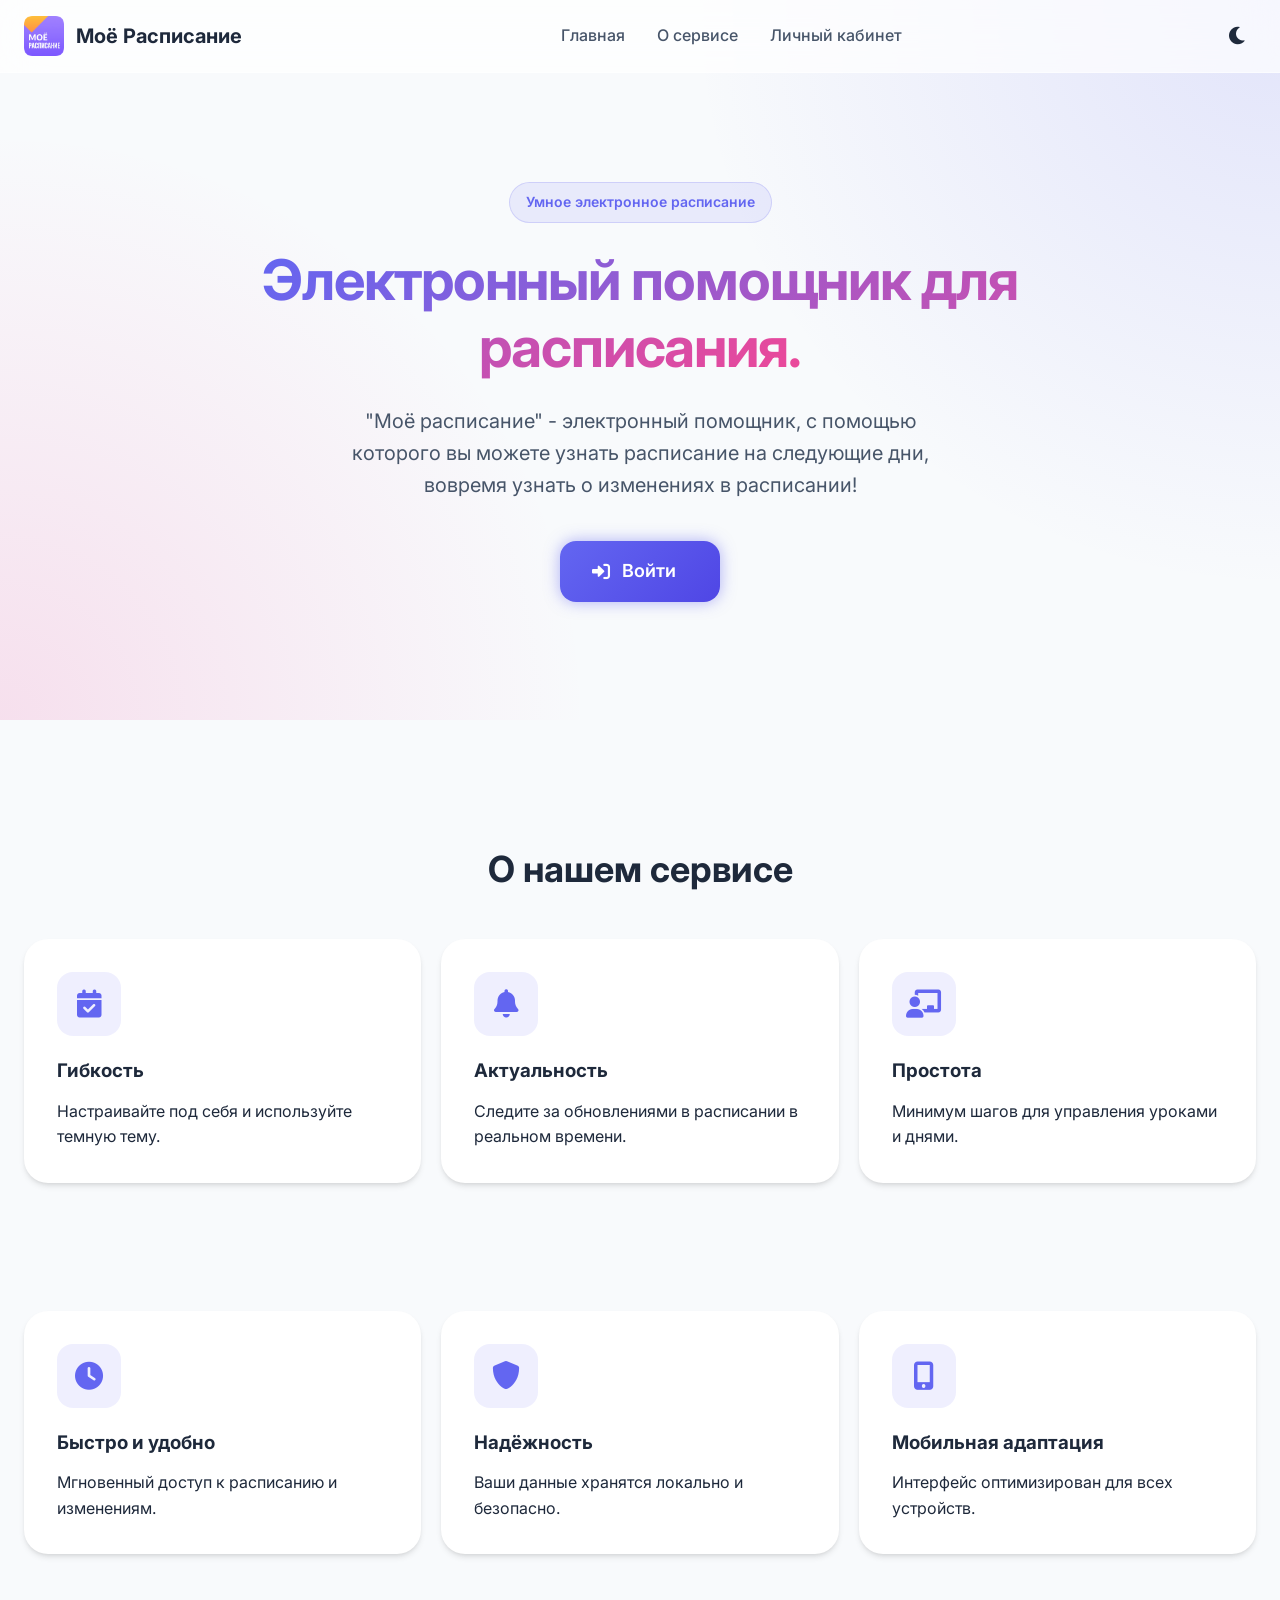
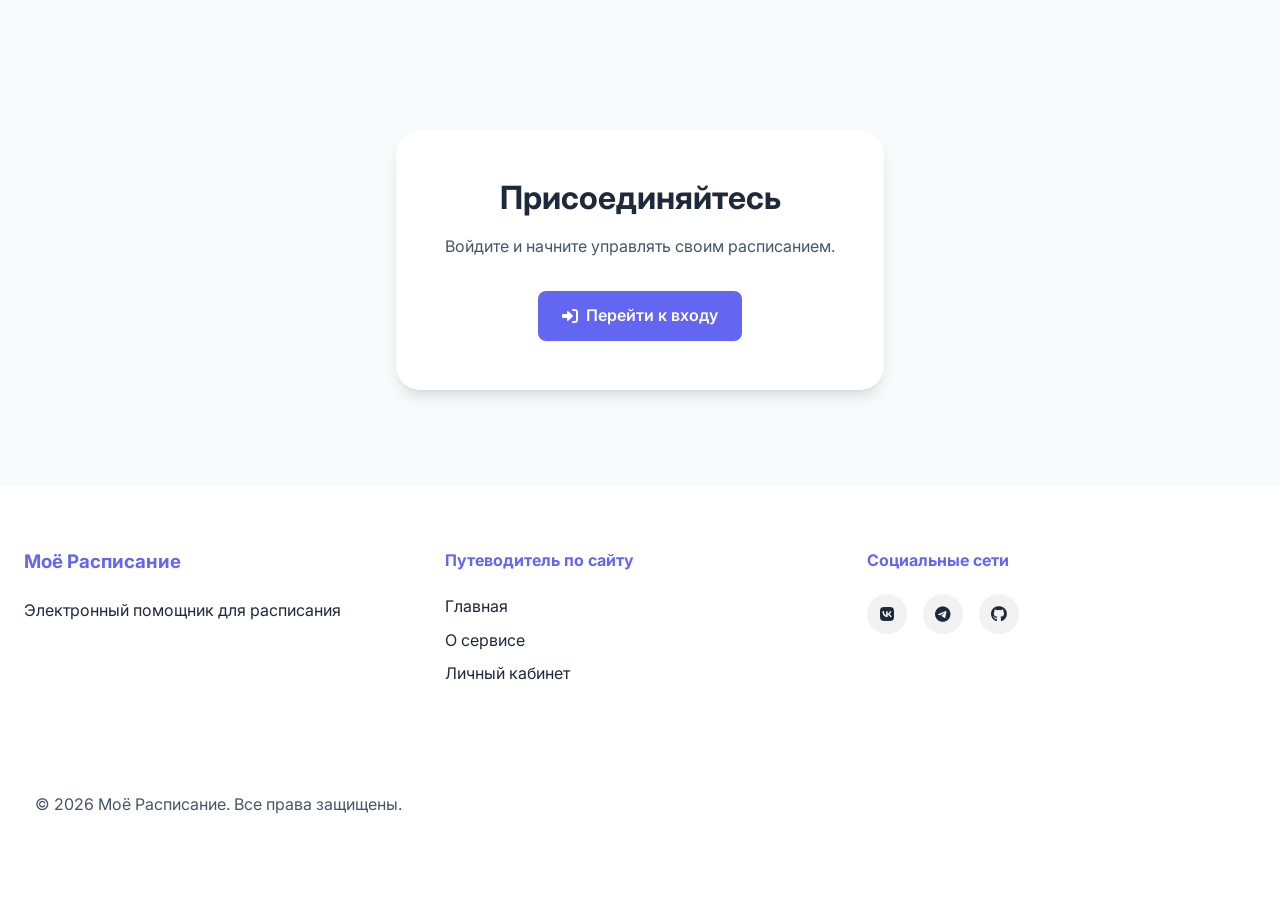
<file: index.html>
<!DOCTYPE html>
<html lang="ru">
    <head>
        <meta charset="UTF-8">
        <meta name="viewport" content="width=device-width, initial-scale=1.0, viewport-fit=cover">
        <title>Моё Расписание | Электронный помощник для расписания</title>
        <link rel="manifest" href="manifest.json">
        <link rel="stylesheet" href="style.css">
        <link rel="stylesheet" href="https://cdnjs.cloudflare.com/ajax/libs/font-awesome/6.0.0/css/all.min.css">
        <link rel="preconnect" href="https://fonts.googleapis.com">
    <link rel="preconnect" href="https://fonts.gstatic.com" crossorigin>
    <link href="https://fonts.googleapis.com/css2?family=Inter:wght@300;400;500;600;700;800&display=swap" rel="stylesheet">
    <link rel="icon" href="moe-raspisanie.png" type="image/x-icon">
</head>
<body>
    <!-- Навигация -->
    <nav class="navbar" aria-label="Основная навигация">
        <div class="nav-container">
            <div class="nav-logo">
                <a href="index.html" class="nav-logo-link">
                    <img src="moe-raspisanie.png" alt="Моё Расписание">
                    <span>Моё Расписание</span>
                </a>
            </div>
            <ul id="primary-menu" class="nav-menu center-menu">
                <li><a href="#home" class="nav-link">Главная</a></li>
                <li><a href="#about" class="nav-link">О сервисе</a></li>
                <li><a href="login.html" class="nav-link">Личный кабинет</a></li>
            </ul>
            
            <div class="theme-toggle">
                <button id="theme-toggle-btn" type="button" aria-label="Переключить тему"><i class="fas fa-moon"></i></button>
            </div>
            <button class="hamburger" type="button" aria-label="Открыть меню" aria-controls="primary-menu" aria-expanded="false">
                <span></span>
                <span></span>
                <span></span>
            </button>
        </div>
    </nav>

    <!-- Геройская секция -->
    <section id="home" class="hero">
        <div class="hero-background">
        </div>
        <div class="hero-content">
            <div class="hero-badge">
                <span>Умное электронное расписание</span>
            </div>
            <h1 class="hero-title"> 
                <span class="gradient-text">Электронный помощник для расписания.</span>
            </h1>
            <p class="hero-subtitle">
                "Моё расписание" - электронный помощник, с помощью которого вы можете узнать расписание на следующие дни, вовремя узнать о изменениях в расписании!
            </p>
            <div class="hero-buttons">
                <a href="login.html" class="cta-button">
                    <i class="fas fa-sign-in-alt"></i>
                    <span>Войти</span>
                    <div class="button-glow"></div>
                </a>
            </div>
        </div>
    </section>

    <!-- Секция о нас -->
    <section id="about" class="about-section"style="margin-top: 5rem;">
        <div class="container">
            <div class="section-header">
                <h2 class="section-title">О нашем сервисе</h2>
            </div>
            
            <div class="about-grid">
                <div class="about-card">
                    <div class="about-icon">
                        <i class="fas fa-calendar-check"></i>
                    </div>
                    <h3>Гибкость</h3>
                    <p>Настраивайте под себя и используйте темную тему.</p>
                </div>

                <div class="about-card">
                    <div class="about-icon">
                        <i class="fas fa-bell"></i>
                    </div>
                    <h3>Актуальность</h3>
                    <p>Следите за обновлениями в расписании в реальном времени.</p>
                </div>

                <div class="about-card">
                    <div class="about-icon">
                        <i class="fas fa-chalkboard-teacher"></i>
                    </div>
                    <h3>Простота</h3>
                    <p>Минимум шагов для управления уроками и днями.</p>
                </div>
            </div>
        </div>
    </section>

    <section class="features-section">
        <div class="container">
            <div class="features-grid">
                <div class="feature-card">
                    <div class="feature-icon-wrapper"><i class="fas fa-clock"></i></div>
                    <h3>Быстро и удобно</h3>
                    <p>Мгновенный доступ к расписанию и изменениям.</p>
                </div>
                <div class="feature-card">
                    <div class="feature-icon-wrapper"><i class="fas fa-shield-alt"></i></div>
                    <h3>Надёжность</h3>
                    <p>Ваши данные хранятся локально и безопасно.</p>
                </div>
                <div class="feature-card">
                    <div class="feature-icon-wrapper"><i class="fas fa-mobile-alt"></i></div>
                    <h3>Мобильная адаптация</h3>
                    <p>Интерфейс оптимизирован для всех устройств.</p>
                </div>
            </div>
        </div>
    </section>

    <section class="join-section">
        <div class="container">
            <div class="join-content active">
                <h2 class="join-title">Присоединяйтесь</h2>
                <p class="join-subtitle">Войдите и начните управлять своим расписанием.</p>
                <a class="join-button" href="login.html"><i class="fas fa-sign-in-alt"></i><span>Перейти к входу</span></a>
            </div>
        </div>
    </section>

    <!-- Футер -->
    <footer class="footer">
        <div class="container">
            <div class="footer-content">
                <div class="footer-section">
                    <h3>Моё Расписание</h3>
                    <p>Электронный помощник для расписания</p>
                </div>

                <div class="footer-section">
                    <h4>Путеводитель по сайту</h4>
                    <ul>
                        <li><a href="#home">Главная</a></li>
                        <li><a href="#about">О сервисе</a></li>
                        <li><a href="login.html">Личный кабинет</a></li>
                    </ul>
                </div>

                <div class="footer-section">
                    <h4>Социальные сети</h4>
                <div class="social-links">
                    <a href="https://vk.com/obnqo" target="_blank" rel="noopener noreferrer">
                        <i class="fab fa-vk"></i>
                    </a>
                    <a href="https://t.me/obnqo" target="_blank" rel="noopener noreferrer">
                        <i class="fab fa-telegram"></i>
                    </a>
                    <a href="https://github.com/obnqo40" target="_blank" rel="noopener noreferrer">
                            <i class="fab fa-github"></i>
                    </a>
                </div>
                </div>

                <div class="footer-bottom">
                    <p>&copy; 2026 Моё Расписание. Все права защищены.</p>
                </div>
            </div>
        </div>
    </footer>



    <!-- Скрипты -->
    <script src="script.js"></script>
    <div id="toast-container"></div>
</body>
</html>
</file>
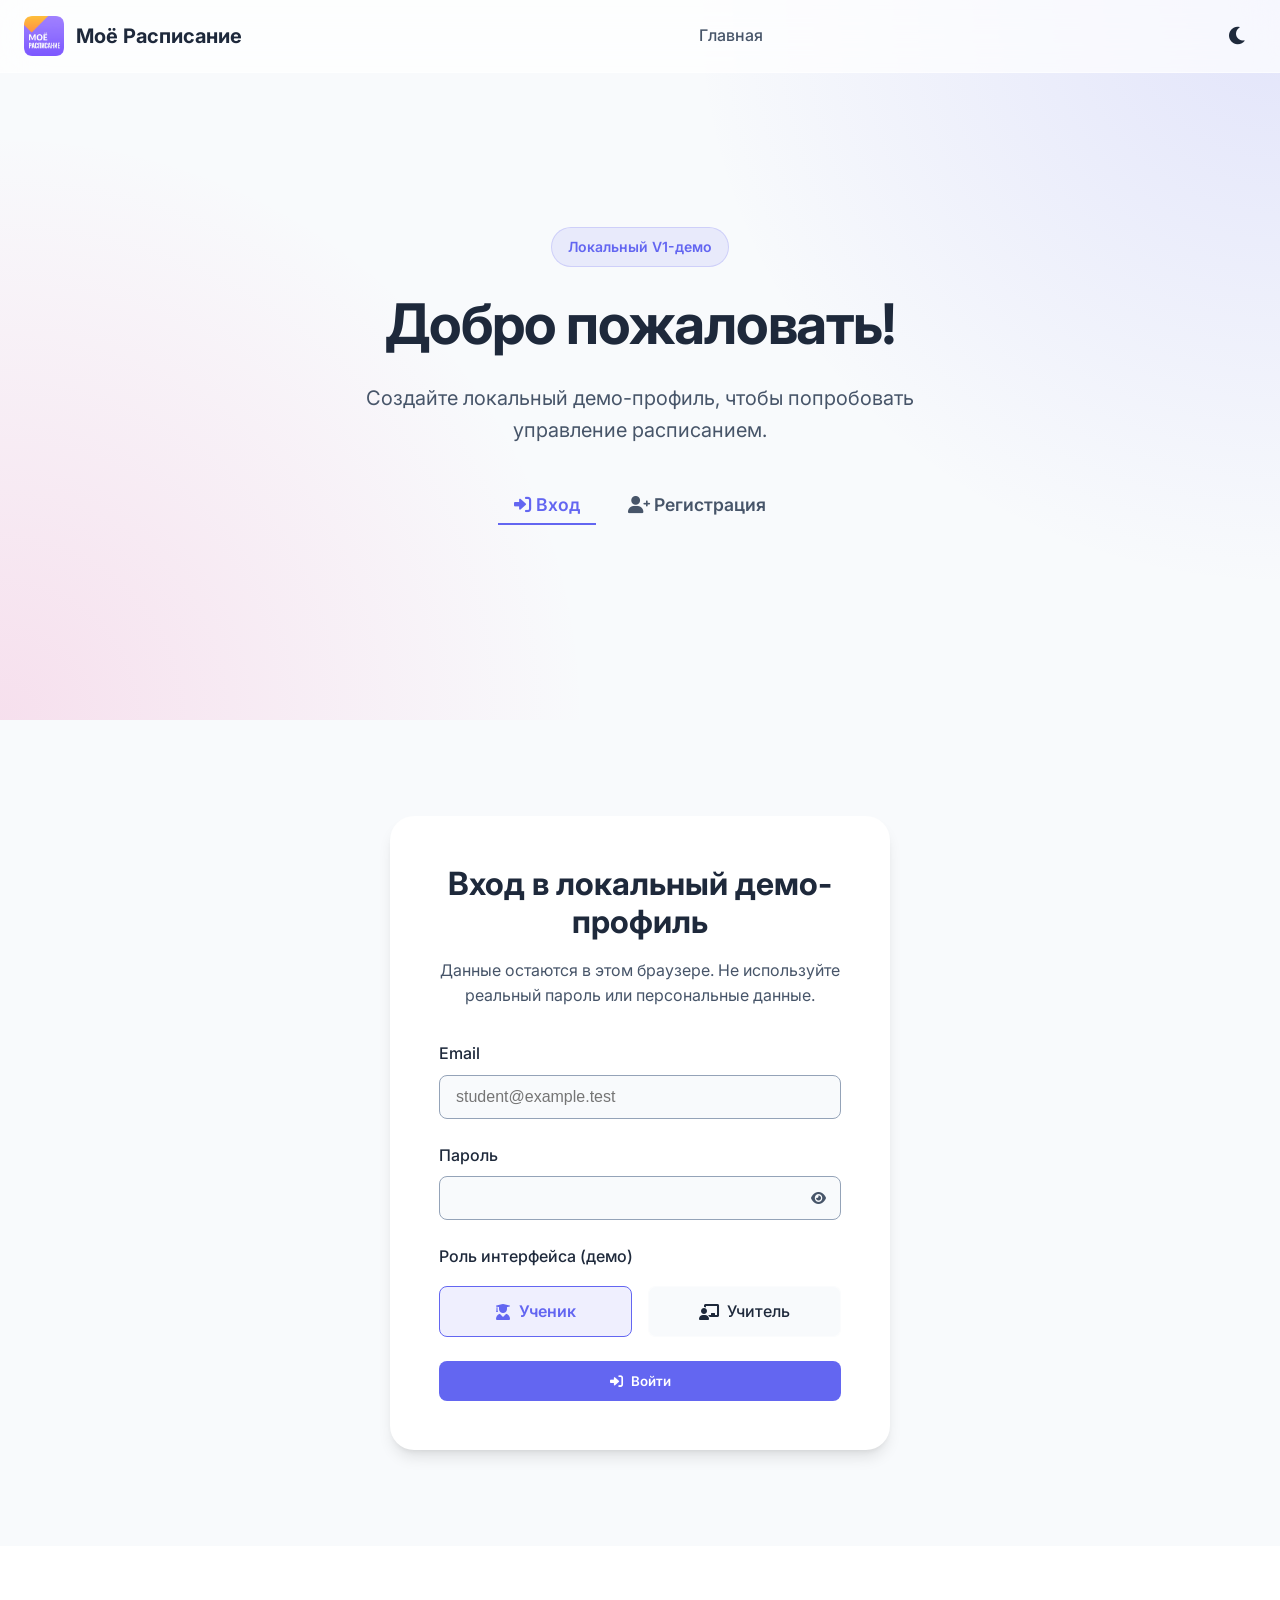
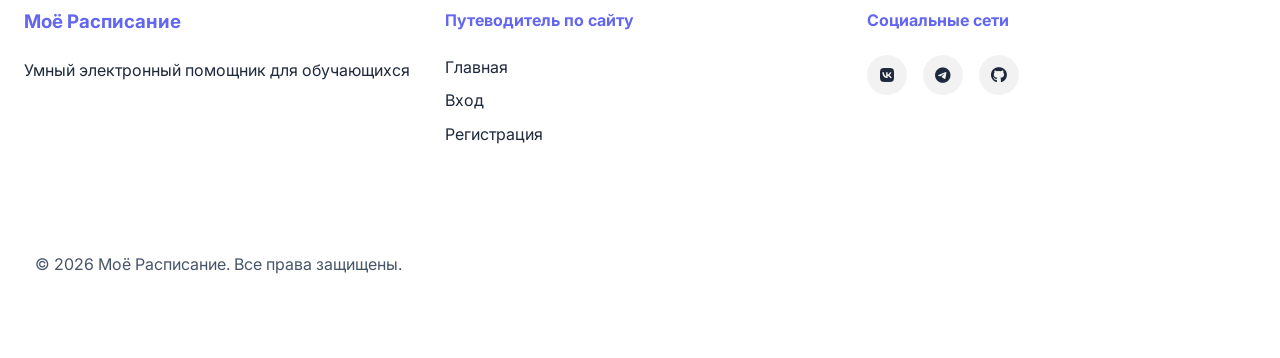
<file: login.html>
<!DOCTYPE html>
<html lang="ru">
    <head>
        <meta charset="UTF-8">
        <meta name="viewport" content="width=device-width, initial-scale=1, viewport-fit=cover, shrink-to-fit=no, interactive-widget=resizes-content">
        <title>Моё Расписание | Вход и регистрация</title>
        <link rel="manifest" href="manifest.json">
        <link rel="stylesheet" href="style.css">
        <link rel="stylesheet" href="https://cdnjs.cloudflare.com/ajax/libs/font-awesome/6.0.0/css/all.min.css">
        <link rel="preconnect" href="https://fonts.googleapis.com">
    <link rel="preconnect" href="https://fonts.gstatic.com" crossorigin>
    <link href="https://fonts.googleapis.com/css2?family=Inter:wght@300;400;500;600;700;800&display=swap" rel="stylesheet">
    <link rel="icon" href="moe-raspisanie.png" type="image/x-icon">
</head>
<body>
    <!-- Навигация -->
    <nav class="navbar" aria-label="Основная навигация">
        <div class="nav-container">
            <div class="nav-logo">
                <a href="index.html" class="nav-logo-link">
                    <img src="moe-raspisanie.png" alt="Моё Расписание">
                    <span>Моё Расписание</span>
                </a>
            </div>
            <ul id="primary-menu" class="nav-menu center-menu">
                <li><a href="index.html" class="nav-link">Главная</a></li>
            </ul>
            
            <div class="theme-toggle">
                <button id="theme-toggle-btn" type="button" aria-label="Переключить тему"><i class="fas fa-moon"></i></button>
            </div>
            <button class="hamburger" type="button" aria-label="Открыть меню" aria-controls="primary-menu" aria-expanded="false">
                <span></span>
                <span></span>
                <span></span>
            </button>
        </div>
    </nav>

    <!-- Геройская секция -->
    <section class="hero">
        <div class="hero-background">
        </div>
        <div class="hero-content">
            <div class="hero-badge">
                <span>Локальный V1-демо</span>
            </div>
            <h1 class="hero-title">
                Добро пожаловать!
            </h1>
            <p class="hero-subtitle">
                Создайте локальный демо-профиль, чтобы попробовать управление расписанием.
            </p>
            <div class="auth-tabs">
                <button id="login-tab" class="auth-tab active">
                    <i class="fas fa-sign-in-alt"></i>
                    <span>Вход</span>
                </button>
                <button id="register-tab" class="auth-tab">
                    <i class="fas fa-user-plus"></i>
                    <span>Регистрация</span>
                </button>
            </div>
        </div>
    </section>

    <!-- Формы аутентификации -->
    <section id="auth-forms" class="join-section">
        <div class="container">
            <!-- Форма входа -->
            <div id="login-form" class="join-content active">
                <h2 class="join-title">Вход в локальный демо-профиль</h2>
                <p class="join-subtitle">
                    Данные остаются в этом браузере. Не используйте реальный пароль или персональные данные.
                </p>

                <form id="loginForm" class="auth-form">
                    <div class="form-group">
                        <label for="loginEmail">Email</label>
                        <input type="email" id="loginEmail" name="email" placeholder="student@example.test" required autocomplete="email" inputmode="email" autocapitalize="none" autocorrect="off" enterkeyhint="next">
                    </div>
                    <div class="form-group">
                        <label for="loginPassword">Пароль</label>
                        <div class="input-with-toggle">
                            <input type="password" id="loginPassword" name="password" required autocomplete="current-password" enterkeyhint="go">
                            <button type="button" class="password-toggle" data-target="loginPassword"><i class="fas fa-eye"></i></button>
                        </div>
                    </div>
                    <div class="form-group">
                        <label>Роль интерфейса (демо)</label>
                        <div class="role-toggle" id="login-role-toggle">
                            <input type="radio" id="login-role-student" name="loginRole" value="student" checked>
                            <label for="login-role-student" class="role-option"><i class="fas fa-user-graduate"></i> Ученик</label>
                            <input type="radio" id="login-role-teacher" name="loginRole" value="teacher">
                            <label for="login-role-teacher" class="role-option"><i class="fas fa-chalkboard-teacher"></i> Учитель</label>
                        </div>
                    </div>
                    <button type="submit" class="join-button">
                        <i class="fas fa-sign-in-alt"></i>
                        <span>Войти</span>
                    </button>
                </form>

                
            </div>

            <!-- Форма регистрации -->
            <div id="register-form" class="join-content">
                <h2 class="join-title">Создание локального демо-профиля</h2>
                <p class="join-subtitle">
                    Роль выбирается только для демонстрации интерфейса и не является защищённой авторизацией.
                </p>

                <form id="registerForm" class="auth-form">
                    <div class="form-group">
                        <label for="registerName">Имя</label>
                        <input type="text" id="registerName" name="name" required autocomplete="name" enterkeyhint="next">
                    </div>
                    <div class="form-group">
                        <label for="registerEmail">Email</label>
                        <input type="email" id="registerEmail" name="email" placeholder="student@example.test" required autocomplete="email" inputmode="email" autocapitalize="none" autocorrect="off" enterkeyhint="next">
                    </div>
                    <div class="form-group">
                        <label for="registerPassword">Пароль</label>
                        <div class="input-with-toggle">
                            <input type="password" id="registerPassword" name="password" required autocomplete="new-password" enterkeyhint="next">
                            <button type="button" class="password-toggle" data-target="registerPassword"><i class="fas fa-eye"></i></button>
                        </div>
                    </div>
                    <div class="form-group">
                        <label for="registerConfirmPassword">Подтвердите пароль</label>
                        <div class="input-with-toggle">
                            <input type="password" id="registerConfirmPassword" name="confirmPassword" required autocomplete="new-password" enterkeyhint="go">
                            <button type="button" class="password-toggle" data-target="registerConfirmPassword"><i class="fas fa-eye"></i></button>
                        </div>
                    </div>
                    <div class="form-group">
                        <label>Роль интерфейса (демо)</label>
                        <div class="role-toggle" id="register-role-toggle">
                            <input type="radio" id="reg-role-student" name="registerRole" value="student" checked>
                            <label for="reg-role-student" class="role-option"><i class="fas fa-user-graduate"></i> Ученик</label>
                            <input type="radio" id="reg-role-teacher" name="registerRole" value="teacher">
                            <label for="reg-role-teacher" class="role-option"><i class="fas fa-chalkboard-teacher"></i> Учитель</label>
                        </div>
                    </div>
                    <button type="submit" class="join-button">
                        <i class="fas fa-user-plus"></i>
                        <span>Зарегистрироваться</span>
                    </button>
                </form>

                
            </div>
        </div>
    </section>

    <!-- Футер -->
    <footer class="footer">
        <div class="container">
            <div class="footer-content">
                <div class="footer-section">
                    <h3>Моё Расписание</h3>
                    <p>Умный электронный помощник для обучающихся</p>
                </div>
                
                <div class="footer-section">
                    <h4>Путеводитель по сайту</h4>
                    <ul>
                        <li><a href="index.html">Главная</a></li>
                        <li><a href="#login-form">Вход</a></li>
                        <li><a href="#register-form">Регистрация</a></li>
                    </ul>
                </div>
                
                <div class="footer-section">
                    <h4>Социальные сети</h4>
                    <div class="social-links">
                        <a href="https://vk.com/obnqo" target="_blank" rel="noopener noreferrer">
                            <i class="fab fa-vk"></i>
                        </a>
                        <a href="https://t.me/obnqo" target="_blank" rel="noopener noreferrer">
                            <i class="fab fa-telegram"></i>
                        </a>
                        <a href="https://github.com/obnqo40" target="_blank" rel="noopener noreferrer">
                            <i class="fab fa-github"></i>
                        </a>
                    </div>
                </div>
                
                <div class="footer-bottom">
                    <p>&copy; 2026 Моё Расписание. Все права защищены.</p>
                </div>
            </div>
        </div>
    </footer>

    <!-- Скрипты -->
    <script src="script.js"></script>
    <div id="toast-container"></div>
</body>
</html>
</file>
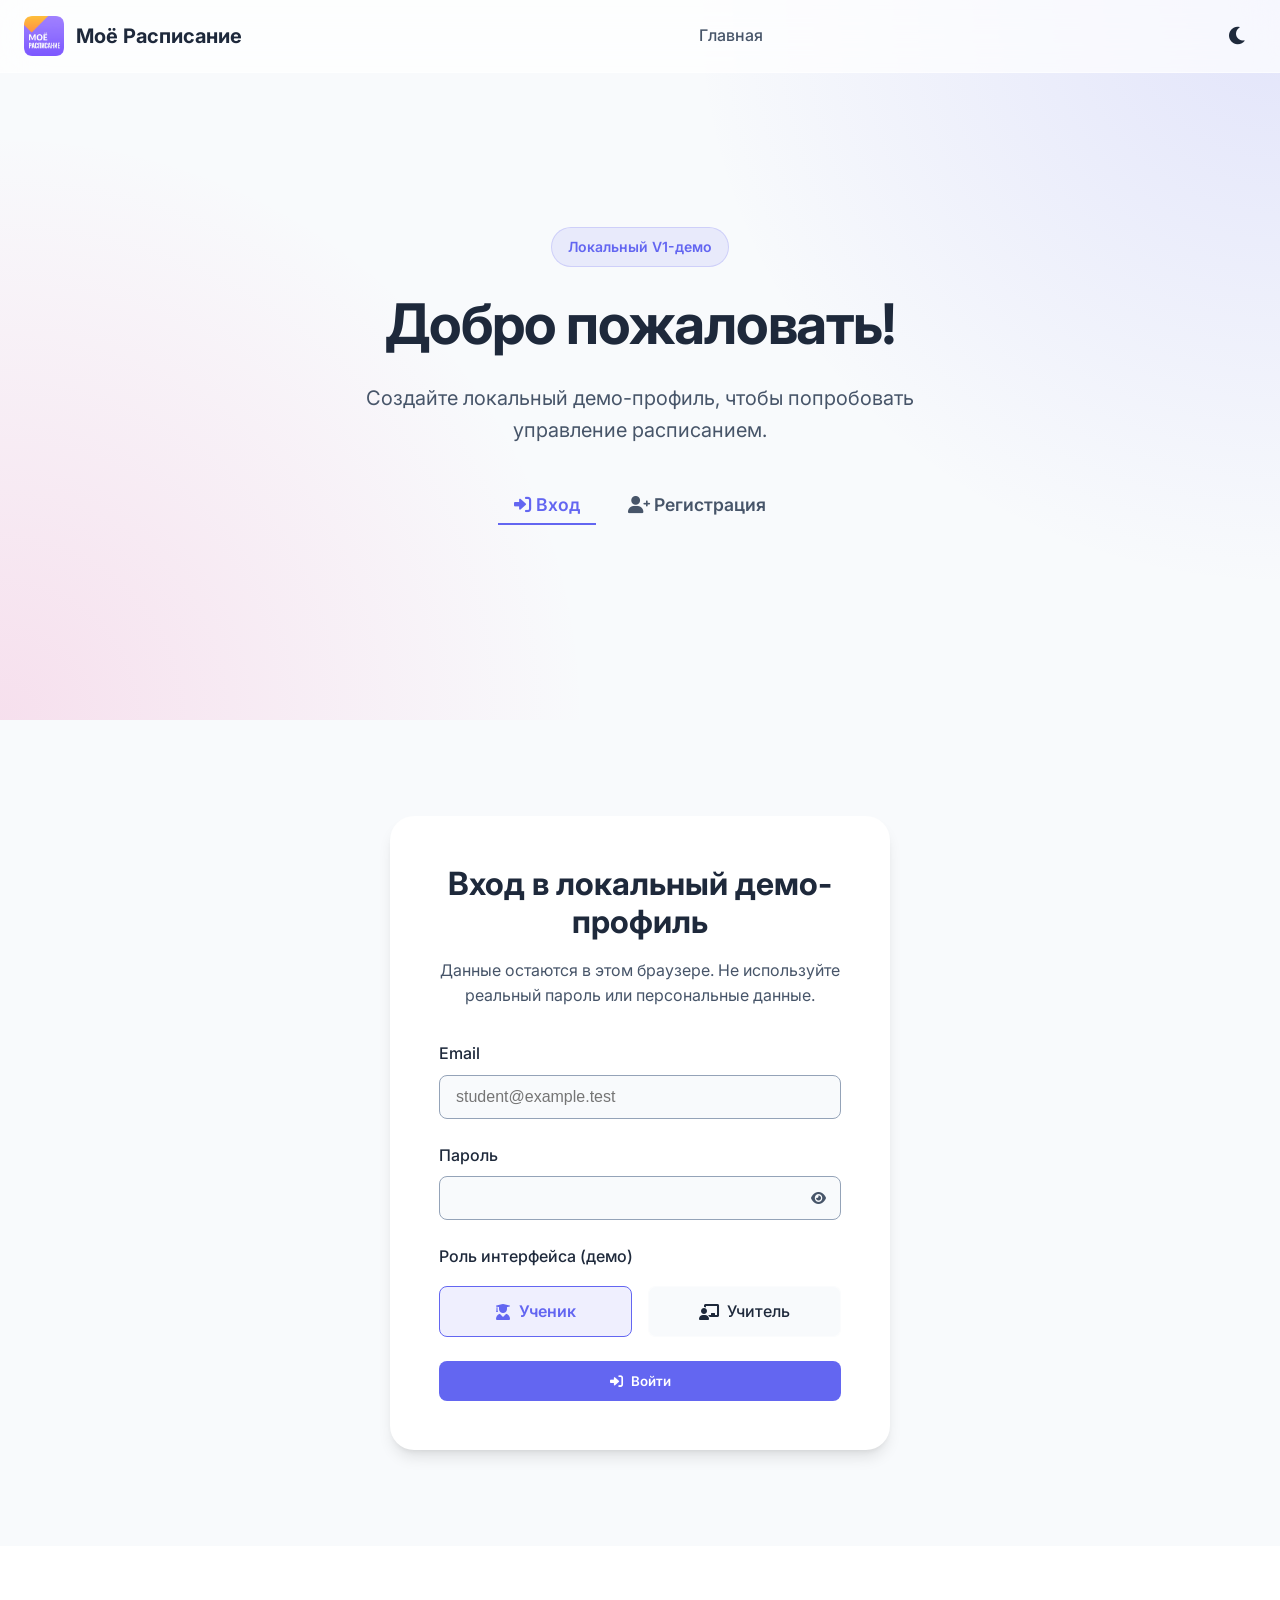
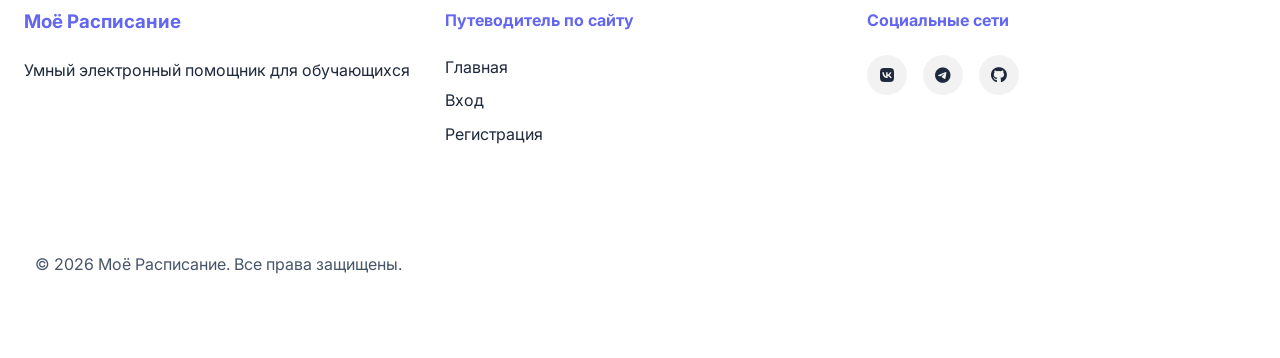
<file: profile.html>
<!DOCTYPE html>
<html lang="ru">
<head>
    <meta charset="UTF-8">
    <meta name="viewport" content="width=device-width, initial-scale=1.0, viewport-fit=cover">
    <title>Моё Расписание | Профиль</title>
    <link rel="stylesheet" href="style.css">
    <link rel="stylesheet" href="https://cdnjs.cloudflare.com/ajax/libs/font-awesome/6.0.0/css/all.min.css">
    <link rel="preconnect" href="https://fonts.googleapis.com">
    <link rel="preconnect" href="https://fonts.gstatic.com" crossorigin>
    <link href="https://fonts.googleapis.com/css2?family=Inter:wght@300;400;500;600;700;800&display=swap" rel="stylesheet">
    <link rel="icon" href="moe-raspisanie.png" type="image/x-icon">
</head>
<body>
    <nav class="navbar" aria-label="Основная навигация">
        <div class="nav-container">
            <div class="nav-logo">
                <a href="index.html" class="nav-logo-link">
                    <img src="moe-raspisanie.png" alt="Моё Расписание">
                    <span>Моё Расписание</span>
                </a>
            </div>
            <ul id="primary-menu" class="nav-menu center-menu">
                <li><a href="index.html" class="nav-link">Главная</a></li>
                <li><a href="dashboard.html" class="nav-link">Расписание</a></li>
                <li><a href="#" id="logout" class="nav-link">Выход</a></li>
            </ul>
            
            <div class="theme-toggle">
                <button id="theme-toggle-btn" type="button" aria-label="Переключить тему"><i class="fas fa-moon"></i></button>
            </div>
            <button class="hamburger" type="button" aria-label="Открыть меню" aria-controls="primary-menu" aria-expanded="false">
                <span></span>
                <span></span>
                <span></span>
            </button>
        </div>
    </nav>

    <section class="hero">
        <div class="hero-background"></div>
        <div class="hero-content">
            <div class="hero-badge"><span>Профиль</span></div>
            <h1 class="hero-title">Настройки аккаунта</h1>
            <p class="hero-subtitle">Обновите информацию профиля и пароль.</p>
        </div>
    </section>

    <section class="profile-section">
        <div class="container">
            <div class="profile-card"style="margin-bottom: 2rem">
                <h2>Профиль пользователя</h2>
                <form id="profile-form" class="auth-form">
                    <div class="form-group">
                        <label for="profile-name">Имя</label>
                        <input type="text" id="profile-name" required autocomplete="name" enterkeyhint="next">
                    </div>
                    <div class="form-group">
                        <label for="profile-email">Email</label>
                        <input type="email" id="profile-email" required autocomplete="email" inputmode="email" autocapitalize="none" autocorrect="off" enterkeyhint="next">
                    </div>
                    <div class="form-group">
                        <label for="profile-password">Новый пароль</label>
                        <input type="password" id="profile-password" placeholder="Оставьте пустым, чтобы не менять" autocomplete="new-password" enterkeyhint="next">
                    </div>
                    <div class="form-group">
                        <label for="profile-password-confirm">Подтвердите пароль</label>
                        <input type="password" id="profile-password-confirm" placeholder="Оставьте пустым, чтобы не менять" autocomplete="new-password" enterkeyhint="go">
                    </div>
                    <button type="submit" class="save-button"><i class="fas fa-save"></i> Сохранить</button>
                </form>
            </div>
            <div class="profile-card">
                <h2>Локальный демо-режим V1</h2>
                <p>Профиль хранится только в этом браузере. Не используйте реальные персональные данные или пароль от другого сервиса.</p>
                <p>Роль пользователя управляет только демонстрационным интерфейсом и не является защищённой авторизацией.</p>
            </div>
        </div>
    </section>

    <footer class="footer">
        <div class="container">
            <div class="footer-content">
                <div class="footer-section">
                    <h3>Моё Расписание</h3>
                    <p>Умный электронный помощник для обучающихся</p>
                </div>
                <div class="footer-section">
                    <h4>Путеводитель по сайту</h4>
                    <ul>
                        <li><a href="dashboard.html">Расписание</a></li>
                        <li><a href="index.html">Главная</a></li>
                    </ul>
                </div>
                <div class="footer-section">
                    <h4>Социальные сети</h4>
                    <div class="social-links">
                        <a href="https://vk.com/ors_dmitry" target="_blank" rel="noopener noreferrer"><i class="fab fa-vk"></i></a>
                        <a href="https://t.me/obnqo" target="_blank" rel="noopener noreferrer"><i class="fab fa-telegram"></i></a>
                        <a href="https://github.com/obnqo40" target="_blank" rel="noopener noreferrer">
                            <i class="fab fa-github"></i>
                        </a>
                    </div>
                </div>
                <div class="footer-bottom">
                    <p>&copy; 2026 Моё Расписание. Все права защищены.</p>
                </div>
            </div>
        </div>
    </footer>
    
    <script src="script.js"></script>
    <script src="profile.js"></script>
</body>
</html>
</file>
<file: style.css>
/* CSS Переменные для поддержки тем */
:root {
    --primary-color: #6366f1; /* Indigo-500 */
    --primary-hover: #4f46e5; /* Indigo-600 */
    --secondary-color: #ec4899; /* Pink-500 */
    --accent-color: #10b981; /* Emerald-500 */
    --background-dark: #0f172a; /* Slate-900 */
    --background-light: #f8fafc; /* Slate-50 */
    --surface-light: #ffffff;
    --surface-dark: #1e293b; /* Slate-800 */
    --text-primary-light: #1e293b;
    --text-secondary-light: #475569;
    --text-primary-dark: #f1f5f9;
    --text-secondary-dark: #94a3b8;
    
    --glass-bg-light: rgba(255, 255, 255, 0.7);
    --glass-bg-dark: rgba(30, 41, 59, 0.7);
    --glass-border-light: rgba(255, 255, 255, 0.5);
    --glass-border-dark: rgba(255, 255, 255, 0.1);
    
    --shadow-sm: 0 1px 2px 0 rgb(0 0 0 / 0.05);
    --shadow-md: 0 4px 6px -1px rgb(0 0 0 / 0.1), 0 2px 4px -2px rgb(0 0 0 / 0.1);
    --shadow-lg: 0 10px 15px -3px rgb(0 0 0 / 0.1), 0 4px 6px -4px rgb(0 0 0 / 0.1);
    --shadow-glow: 0 0 15px rgba(99, 102, 241, 0.5);
    
    --radius-md: 0.5rem;
    --radius-lg: 1rem;
    --radius-xl: 1.5rem;
    
    --font-sans: 'Inter', system-ui, -apple-system, sans-serif;
    
    color-scheme: light dark;
}

:root[data-theme="dark"] {
    --bg-body: var(--background-dark);
    --bg-surface: var(--surface-dark);
    --text-main: var(--text-primary-dark);
    --text-sub: var(--text-secondary-dark);
    --glass-bg: var(--glass-bg-dark);
    --glass-border: var(--glass-border-dark);
}

:root[data-theme="light"] {
    --bg-body: var(--background-light);
    --bg-surface: var(--surface-light);
    --text-main: var(--text-primary-light);
    --text-sub: var(--text-secondary-light);
    --glass-bg: var(--glass-bg-light);
    --glass-border: var(--glass-border-light);
}

/* Сброс и базовые стили */
* {
    margin: 0;
    padding: 0;
    box-sizing: border-box;
    -webkit-tap-highlight-color: transparent;
}

html {
    scroll-behavior: smooth;
    font-size: 16px;
}

body {
    font-family: var(--font-sans);
    background-color: var(--bg-body);
    color: var(--text-main);
    line-height: 1.6;
    overflow-x: hidden;
    transition: background-color 0.3s ease, color 0.3s ease;
    min-height: 100vh;
    display: flex;
    flex-direction: column;
}

/* Типографика */
h1, h2, h3, h4, h5, h6 {
    font-weight: 700;
    line-height: 1.2;
    margin-bottom: 1rem;
}

a {
    text-decoration: none;
    color: inherit;
    transition: color 0.2s;
}

button {
    cursor: pointer;
    font-family: inherit;
    border: none;
    outline: none;
}

/* Навигация */
.navbar {
    position: fixed;
    top: 0;
    left: 0;
    right: 0;
    z-index: 1000;
    background: var(--glass-bg);
    backdrop-filter: blur(12px);
    -webkit-backdrop-filter: blur(12px);
    border-bottom: 1px solid var(--glass-border);
    transition: all 0.3s ease;
}

.nav-container {
    max-width: 1280px;
    margin: 0 auto;
    padding: 1rem 1.5rem;
    display: flex;
    justify-content: space-between;
    align-items: center;
}

.nav-logo-link {
    display: flex;
    align-items: center;
    gap: 0.75rem;
    font-weight: 700;
    font-size: 1.25rem;
}

.nav-logo img {
    height: 40px;
    width: auto;
}

.nav-menu {
    display: flex;
    gap: 2rem;
    list-style: none;
}

.nav-link {
    font-weight: 500;
    color: var(--text-sub);
    position: relative;
    padding: 0.5rem 0;
}

.nav-link:hover, .nav-link.active {
    color: var(--primary-color);
}

.nav-link::after {
    content: '';
    position: absolute;
    bottom: 0;
    left: 0;
    width: 0;
    height: 2px;
    background: var(--primary-color);
    transition: width 0.3s ease;
}

.nav-link:hover::after {
    width: 100%;
}

.theme-toggle button {
    background: transparent;
    color: var(--text-main);
    font-size: 1.25rem;
    padding: 0.5rem;
    border-radius: 50%;
    transition: background 0.3s;
}

.theme-toggle button:hover {
    background: rgba(128, 128, 128, 0.1);
}

.hamburger {
    display: none;
    flex-direction: column;
    justify-content: space-between;
    width: 30px;
    height: 21px;
    background: transparent;
    padding: 0;
}

.hamburger span {
    width: 100%;
    height: 3px;
    background-color: var(--text-main);
    border-radius: 3px;
    transition: all 0.3s ease;
}

/* Геройская секция */
.hero {
    position: relative;
    padding: 8rem 1.5rem 4rem;
    min-height: 80vh;
    display: flex;
    align-items: center;
    justify-content: center;
    text-align: center;
    overflow: hidden;
}

.hero-background {
    position: absolute;
    top: 0;
    left: 0;
    right: 0;
    bottom: 0;
    background: radial-gradient(circle at top right, rgba(99, 102, 241, 0.15), transparent 40%),
                radial-gradient(circle at bottom left, rgba(236, 72, 153, 0.15), transparent 40%);
    z-index: -1;
}

.hero-content {
    max-width: 800px;
    z-index: 1;
    animation: fadeInUp 0.8s ease-out;
}

.hero-badge {
    display: inline-block;
    padding: 0.5rem 1rem;
    background: rgba(99, 102, 241, 0.1);
    color: var(--primary-color);
    border-radius: 2rem;
    font-weight: 600;
    font-size: 0.875rem;
    margin-bottom: 1.5rem;
    border: 1px solid rgba(99, 102, 241, 0.2);
}

.hero-title {
    font-size: 3.5rem;
    margin-bottom: 1.5rem;
    letter-spacing: -0.02em;
}

.gradient-text {
    background: linear-gradient(135deg, var(--primary-color), var(--secondary-color));
    -webkit-background-clip: text;
    background-clip: text;
    color: transparent;
}

.hero-subtitle {
    font-size: 1.25rem;
    color: var(--text-sub);
    margin-bottom: 2.5rem;
    max-width: 600px;
    margin-left: auto;
    margin-right: auto;
}

.cta-button {
    display: inline-flex;
    align-items: center;
    gap: 0.75rem;
    background: linear-gradient(135deg, var(--primary-color), var(--primary-hover));
    color: white;
    padding: 1rem 2rem;
    border-radius: var(--radius-lg);
    font-weight: 600;
    font-size: 1.125rem;
    box-shadow: var(--shadow-glow);
    transition: transform 0.2s, box-shadow 0.2s;
}

.cta-button:hover {
    transform: translateY(-2px);
    box-shadow: 0 10px 25px -5px rgba(99, 102, 241, 0.6);
}

/* Карточки и секции */
section {
    padding: 3rem 0;
    position: relative;
}

.container {
    max-width: 1280px;
    margin: 0 auto;
    padding: 0 1.5rem;
}

.section-title {
    font-size: 2.25rem;
    text-align: center;
    margin-bottom: 3rem;
}

.about-grid, .features-grid {
    display: grid;
    grid-template-columns: repeat(auto-fit, minmax(300px, 1fr));
    gap: 1.25rem;
    margin-bottom: 2rem;
}

.about-card, .feature-card {
    padding: 1.5rem;
}

.about-card, .feature-card, .profile-card, .day-card {
    background: var(--bg-surface);
    border: 1px solid var(--glass-border);
    border-radius: var(--radius-xl);
    padding: 2rem;
    box-shadow: var(--shadow-md);
    transition: transform 0.3s, box-shadow 0.3s;
}

.about-card:hover, .feature-card:hover {
    transform: translateY(-5px);
    box-shadow: var(--shadow-lg);
}

.about-icon, .feature-icon-wrapper {
    width: 64px;
    height: 64px;
    background: rgba(99, 102, 241, 0.1);
    border-radius: 1rem;
    display: flex;
    align-items: center;
    justify-content: center;
    font-size: 1.75rem;
    color: var(--primary-color);
    margin-bottom: 1.5rem;
}

/* Rules Section */
.rules-section {
    padding: 4rem 0;
    background: var(--bg-surface);
}

.rules-grid {
    display: grid;
    grid-template-columns: repeat(auto-fit, minmax(250px, 1fr));
    gap: 2rem;
}

.rule-card {
    background: var(--bg-body);
    padding: 2rem;
    border-radius: var(--radius-lg);
    position: relative;
    border: 1px solid var(--glass-border);
    overflow: hidden;
    box-shadow: var(--shadow-sm);
    transition: transform 0.3s;
}

.rule-card:hover {
    transform: translateY(-3px);
    box-shadow: var(--shadow-md);
}

.rule-number {
    font-size: 4rem;
    font-weight: 800;
    color: var(--primary-color);
    opacity: 0.1;
    position: absolute;
    top: 0;
    right: 1rem;
    line-height: 1;
}

/* Join Section & Auth */
.join-section {
    padding: 6rem 0;
    display: flex;
    justify-content: center;
}

.join-content {
    background: var(--bg-surface);
    padding: 3rem;
    border-radius: var(--radius-xl);
    box-shadow: var(--shadow-lg);
    border: 1px solid var(--glass-border);
    text-align: center;
    max-width: 500px;
    margin: 0 auto;
    width: 100%;
    display: none; /* For tabs */
}

.join-content.active {
    display: block;
    animation: fadeInUp 0.5s ease-out;
}

.join-title {
    font-size: 2rem;
    margin-bottom: 1rem;
}

.join-subtitle {
    color: var(--text-sub);
    margin-bottom: 2rem;
}

/* Auth Tabs */
.auth-tabs {
    display: flex;
    justify-content: center;
    gap: 1rem;
    margin-top: 2rem;
    margin-bottom: 2rem;
}

.auth-tab {
    background: transparent;
    border: none;
    padding: 0.5rem 1rem;
    font-size: 1.1rem;
    font-weight: 600;
    color: var(--text-sub);
    border-bottom: 2px solid transparent;
    transition: all 0.3s;
}

.auth-tab.active {
    color: var(--primary-color);
    border-bottom-color: var(--primary-color);
}

.auth-tab:hover {
    color: var(--primary-color);
}

/* Формы */
.auth-form {
    display: flex;
    flex-direction: column;
    gap: 1.5rem;
}

.form-group {
    display: flex;
    flex-direction: column;
    gap: 0.5rem;
    text-align: left;
}

.form-group label {
    font-weight: 500;
    color: var(--text-main);
}

.form-group input, .form-group select {
    padding: 0.75rem 1rem;
    border-radius: var(--radius-md);
    border: 1px solid var(--text-secondary-dark);
    background: var(--bg-body);
    color: var(--text-main);
    font-size: 1rem;
    transition: border-color 0.2s, box-shadow 0.2s;
    width: 100%;
}

.form-group input:focus, .form-group select:focus {
    border-color: var(--primary-color);
    box-shadow: 0 0 0 3px rgba(99, 102, 241, 0.2);
    outline: none;
}

/* Подсветка ошибок в полях и сообщения об ошибках */
.input-error {
    border-color: #ef4444 !important;
    box-shadow: 0 0 0 3px rgba(239, 68, 68, 0.2) !important;
}
.field-error {
    color: #ef4444;
    font-size: 0.85rem;
    line-height: 1.2;
    margin-top: -0.25rem;
}

.input-with-toggle {
    position: relative;
}

.input-with-toggle input {
    padding-right: 40px;
}

.password-toggle {
    position: absolute;
    right: 10px;
    top: 50%;
    transform: translateY(-50%);
    background: transparent;
    color: var(--text-sub);
    padding: 5px;
}

.role-toggle {
    display: flex;
    gap: 1rem;
    margin-top: 0.5rem;
}

.role-toggle input[type="radio"] {
    display: none;
}

.role-option {
    flex: 1;
    padding: 0.75rem;
    border: 1px solid var(--glass-border);
    border-radius: var(--radius-md);
    text-align: center;
    cursor: pointer;
    transition: all 0.2s;
    background: var(--bg-body);
    display: flex;
    align-items: center;
    justify-content: center;
    gap: 0.5rem;
}

.role-toggle input[type="radio"]:checked + .role-option {
    background: rgba(99, 102, 241, 0.1);
    border-color: var(--primary-color);
    color: var(--primary-color);
    font-weight: 600;
}

.add-button, .save-button, .join-button {
    background: var(--primary-color);
    color: white;
    padding: 0.75rem 1.5rem;
    border-radius: var(--radius-md);
    font-weight: 600;
    display: inline-flex;
    align-items: center;
    justify-content: center;
    gap: 0.5rem;
    transition: background 0.2s;
}

.add-button:hover, .save-button:hover, .join-button:hover {
    background: var(--primary-hover);
}

/* Расписание */
.schedule-section {
    padding: 4rem 0;
}

.actions-toolbar {
    display: flex;
    flex-wrap: wrap;
    gap: 1rem;
    justify-content: center;
    margin-bottom: 2rem;
}

.search-input {
    padding: 0.75rem 1rem;
    border-radius: var(--radius-md);
    border: 1px solid var(--text-secondary-dark);
    background: var(--bg-surface);
    color: var(--text-main);
    width: 300px;
    max-width: 100%;
}

.schedule-grid {
    display: grid;
    grid-template-columns: repeat(auto-fit, minmax(300px, 1fr));
    gap: 2rem;
}

.day-card {
    min-height: 220px;
    display: flex;
    flex-direction: column;
}

.day-card h3 {
    border-bottom: 2px solid rgba(99, 102, 241, 0.1);
    padding-bottom: 1rem;
    margin-bottom: 1.5rem;
    color: var(--primary-color);
}

.lessons-list {
    display: flex;
    flex-direction: column;
    gap: 1rem;
    min-height: 120px;
}

.empty-state {
    display: flex;
    align-items: center;
    gap: 10px;
    padding: 12px 14px;
    border: 1px dashed var(--glass-border);
    border-radius: var(--radius-md);
    color: var(--text-sub);
    background: var(--bg-surface);
}

.empty-state i {
    color: var(--text-secondary-dark);
}

.empty-state .empty-hint {
    margin-left: auto;
    color: var(--text-secondary-dark);
    font-size: 0.9rem;
}

.empty-state.clickable {
    cursor: pointer;
    transition: background 0.2s, border-color 0.2s;
}

.empty-state.clickable:hover {
    background: rgba(128, 128, 128, 0.06);
    border-color: var(--text-secondary-dark);
}

.lesson-item {
    background: rgba(128, 128, 128, 0.05);
    border-radius: var(--radius-md);
    padding: 1rem;
    margin-bottom: 1rem;
    border-left: 4px solid var(--primary-color);
    display: flex;
    justify-content: space-between;
    align-items: flex-start;
    transition: background 0.2s;
}

.lesson-item:hover {
    background: rgba(128, 128, 128, 0.1);
}

.lesson-header {
    display: flex;
    justify-content: space-between;
    align-items: center;
    margin-bottom: 0.5rem;
}

.lesson-header h4 {
    margin: 0;
    font-size: 1.1rem;
}

.time-badge {
    background: rgba(99, 102, 241, 0.1);
    color: var(--primary-color);
    padding: 0.25rem 0.5rem;
    border-radius: 0.25rem;
    font-size: 0.85rem;
    font-weight: 600;
}

.lesson-meta {
    display: flex;
    gap: 1rem;
    color: var(--text-sub);
    font-size: 0.9rem;
    margin-bottom: 0.5rem;
}

.lesson-meta i {
    margin-right: 0.4rem;
    color: var(--text-secondary-dark);
}

.chips {
    display: flex;
    flex-wrap: wrap;
    gap: 0.5rem;
}

.chip {
    background: rgba(16, 185, 129, 0.1);
    color: var(--accent-color);
    padding: 0.2rem 0.5rem;
    border-radius: 1rem;
    font-size: 0.75rem;
    font-weight: 500;
    display: flex;
    align-items: center;
    gap: 0.25rem;
}

/* Модальные окна */
.modal, .modal-overlay {
    position: fixed;
    top: 0;
    left: 0;
    right: 0;
    bottom: 0;
    background: rgba(0, 0, 0, 0.5);
    backdrop-filter: blur(4px);
    display: none;
    justify-content: center;
    align-items: center;
    z-index: 2000;
    padding: 1rem;
}

.modal-content {
    background: var(--bg-surface);
    border-radius: var(--radius-xl);
    padding: 2rem;
    width: 100%;
    max-width: 600px;
    max-height: 90vh;
    overflow-y: auto;
    position: relative;
    box-shadow: var(--shadow-lg);
    animation: modalSlideIn 0.3s ease-out;
    margin: auto; /* Центрирование */
}

.close, .close-modal, .lesson-close, .rearrange-close {
    position: absolute;
    top: 1rem;
    right: 1rem;
    background: transparent;
    font-size: 1.5rem;
    color: var(--text-sub);
    cursor: pointer;
    border: none;
    line-height: 1;
}

/* Стили для печати */
@media print {
    .navbar, .footer, .actions-toolbar, .theme-toggle, .hamburger, .hero, .add-button, .save-button, .join-button, .modal, .modal-overlay, #toast-container {
        display: none !important;
    }

    body {
        background: white !important;
        color: black !important;
        overflow: visible !important;
    }

    .schedule-section {
        padding: 0 !important;
    }

    .container {
        max-width: 100% !important;
        width: 100% !important;
        padding: 0 !important;
        margin: 0 !important;
    }

    .schedule-grid {
        display: block !important;
    }

    .day-card {
        break-inside: avoid;
        page-break-inside: avoid;
        border: 1px solid #ccc !important;
        box-shadow: none !important;
        margin-bottom: 20px !important;
        background: white !important;
        color: black !important;
    }

    .lesson-item {
        border: 1px solid #eee !important;
        border-left: 4px solid #000 !important;
        background: white !important;
        color: black !important;
    }
    
    .lesson-actions {
        display: none !important;
    }
    
    /* Скрываем фильтры */
    #filter-text, #filter-class, .form-group {
        display: none !important;
    }
    
    h2.section-title {
        margin-bottom: 1rem;
        text-align: left;
    }
}


/* Generator Tabs */
.tabs {
    display: flex;
    gap: 1rem;
    border-bottom: 1px solid var(--glass-border);
    margin-bottom: 1.5rem;
}

.tab-btn {
    background: transparent;
    border: none;
    padding: 0.75rem 1.5rem;
    font-size: 1rem;
    font-weight: 500;
    color: var(--text-sub);
    border-bottom: 2px solid transparent;
    transition: all 0.2s;
}

.tab-btn.active {
    color: var(--primary-color);
    border-bottom-color: var(--primary-color);
}

.gen-tab-content {
    animation: fadeInUp 0.3s ease-out;
}

.modal-actions {
    margin-top: 2rem;
    display: flex;
    justify-content: flex-end;
    gap: 1rem;
}

.delete-subj-row {
    background: transparent;
    color: var(--secondary-color);
    font-size: 1.1rem;
    padding: 0.25rem;
}

.hours-input {
    background: var(--bg-body);
    border: 1px solid var(--glass-border);
    color: var(--text-main);
    border-radius: 4px;
    padding: 4px;
}

/* Футер */
.footer {
    background: var(--bg-surface);
    padding: 4rem 0 2rem;
    margin-top: auto;
    border-top: 1px solid var(--glass-border);
}

.footer-content {
    display: grid;
    grid-template-columns: repeat(3, 1fr);
    gap: 2rem;
    margin-bottom: 3rem;
}

.footer-section {
    display: flex;
    flex-direction: column;
    gap: 1rem;
}

.footer-section h3, .footer-section h4 {
    margin-bottom: 0.5rem;
    color: var(--primary-color);
}

.footer-section ul {
    list-style: none;
    padding: 0;
}

.footer-section ul li {
    margin-bottom: 0.5rem;
}

.footer-section ul li a:hover {
    color: var(--primary-color);
}

.social-links {
    display: flex;
    gap: 1rem;
}

.social-links a {
    width: 40px;
    height: 40px;
    background: rgba(128, 128, 128, 0.1);
    border-radius: 50%;
    display: flex;
    align-items: center;
    justify-content: center;
    transition: all 0.2s;
}

.social-links a:hover {
    background: var(--primary-color);
    color: white;
}

.footer-bottom {
    text-align: center;
    color: var(--text-sub);
    padding-top: 2rem;
    border-top: 1px solid var(--glass-border);
    width: 100%;
    margin-top: 2rem;
}

/* Toasts */
#toast-container {
    position: fixed;
    bottom: 20px;
    right: 20px;
    display: flex;
    flex-direction: column;
    gap: 10px;
    z-index: 3000;
    pointer-events: none;
}
.toast {
    background: var(--bg-surface);
    color: var(--text-main);
    border: 1px solid var(--glass-border);
    box-shadow: var(--shadow-md);
    padding: 10px 14px;
    border-radius: 8px;
    min-width: 220px;
    transition: opacity 0.3s ease, transform 0.3s ease;
    pointer-events: auto;
}

/* Адаптив для футера */
@media (max-width: 768px) {
    .footer-content {
        grid-template-columns: 1fr;
        text-align: center;
    }
    
    .footer-section {
        align-items: center;
    }
    
    .social-links {
        justify-content: center;
    }
}

/* Анимации */
@keyframes fadeInUp {
    from { opacity: 0; transform: translateY(20px); }
    to { opacity: 1; transform: translateY(0); }
}

@keyframes modalSlideIn {
    from { opacity: 0; transform: scale(0.95); }
    to { opacity: 1; transform: scale(1); }
}

/* Адаптив */
@media (max-width: 768px) {
    .nav-menu {
        position: fixed;
        top: 70px;
        left: 0;
        right: 0;
        background: var(--bg-surface);
        flex-direction: column;
        padding: 2rem;
        gap: 1rem;
        transform: translateY(-150%);
        transition: transform 0.3s ease;
        border-bottom: 1px solid var(--glass-border);
    }

    .nav-menu.active {
        transform: translateY(0);
    }

    .hamburger {
        display: flex;
    }

    .hero-title {
        font-size: 2.5rem;
    }
    
    .schedule-grid {
        grid-template-columns: 1fr;
    }
    
    .join-content {
        padding: 2rem 1rem;
    }
}
</file>
